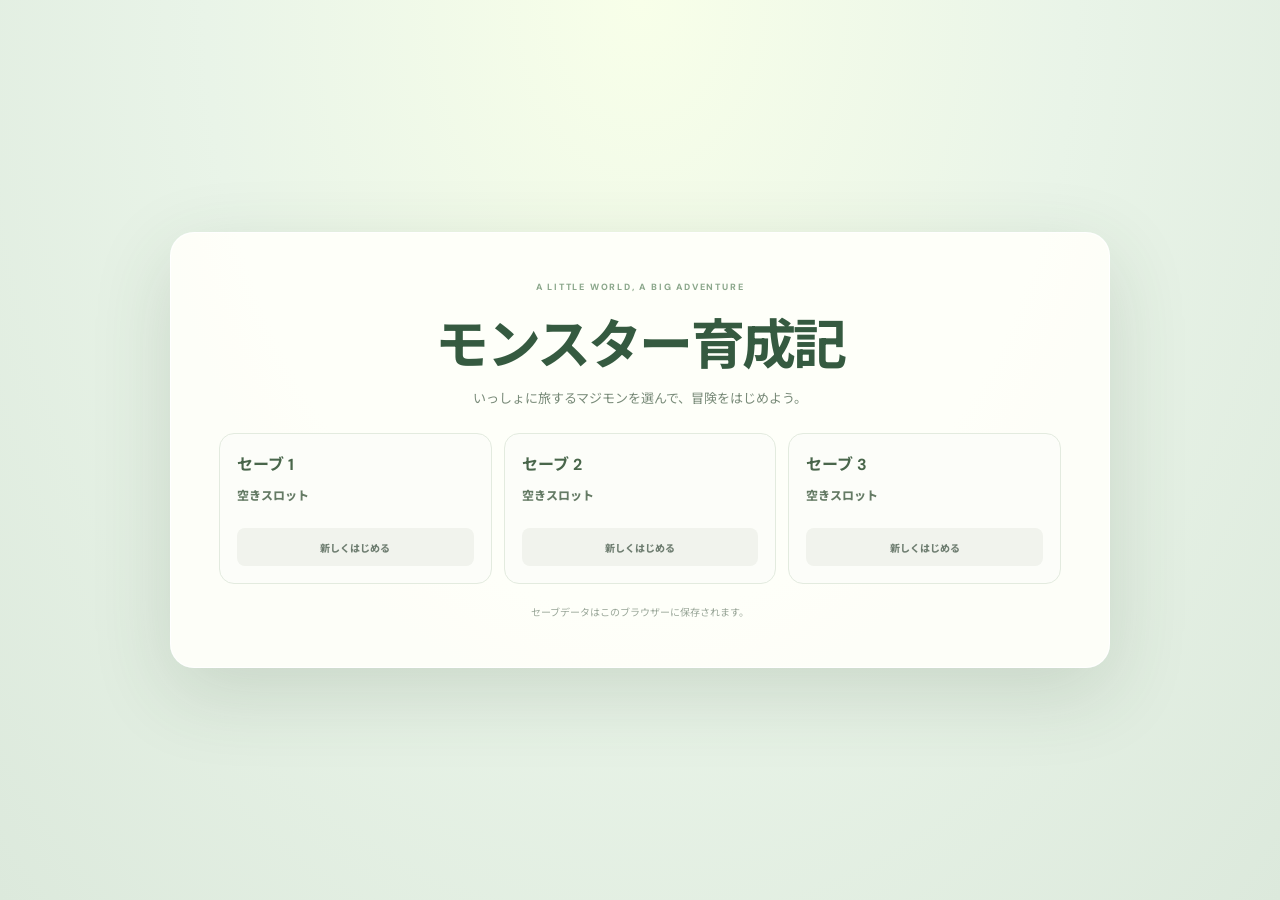
<file: games/training-rpg/index.html>
<!DOCTYPE html>
<html lang="ja">
<head>
  <meta charset="UTF-8" />
  <meta name="viewport" content="width=device-width, initial-scale=1.0" />
  <meta name="theme-color" content="#e9f4e8" />
  <title>モンスター育成記 | 旅するなかまたち</title>
  <link rel="stylesheet" href="style.css" />
  <script src="save-storage.js" defer></script>
  <script src="game-launcher.js" defer></script>
</head>
<body>
  <section class="title-screen" id="titleScreen" aria-labelledby="titleHeading">
    <div class="title-panel">
      <p class="eyebrow">A LITTLE WORLD, A BIG ADVENTURE</p>
      <h1 id="titleHeading">モンスター育成記</h1>
      <p class="title-copy">いっしょに旅するマジモンを選んで、冒険をはじめよう。</p>
      <div class="save-slots" id="saveSlots" aria-label="セーブデータ"></div>
      <p class="title-error" id="saveError" role="status" aria-live="polite" hidden></p>
      <p class="title-footnote">セーブデータはこのブラウザーに保存されます。</p>
    </div>
  </section>
  <main class="game-shell" id="gameShell" hidden>
    <header class="topbar">
      <a class="back-link" href="../../index.html">← ゲームポータル</a>
      <div class="brand"><span class="brand-icon">✿</span><span>旅するなかまたち</span></div>
      <button class="quiet-button game-menu-button" id="gameMenuButton" type="button">☰ メニュー</button>
      <div class="top-stats"><span class="gold-pill">🪙 <strong id="goldValue">80</strong> G</span><span class="level-pill">冒険者 Lv.<strong id="levelValue">1</strong></span></div>
    </header>
    <section class="intro-row">
      <div><p class="eyebrow">A LITTLE WORLD, A BIG ADVENTURE</p><h1>モンスター育成記</h1><p class="subtitle">マジモンと冒険して、出会って、強くなろう。</p></div>
      <div class="quest-card"><span class="quest-icon">✦</span><div><small>きょうの冒険</small><strong id="questText">近くのトレーナーに話しかけよう</strong></div></div>
    </section>
    <section class="game-layout">
      <div class="world-column">
        <div class="world-heading"><div><span class="online-dot"></span><strong id="locationName">みどり町はずれ</strong><span id="locationHint">風が気持ちいいね</span></div><span class="world-label">FOLLOW CAMERA · ひだまり地方</span></div>
        <div class="world-frame">
          <canvas id="world" aria-label="トレーナーと選んだマジモンが歩くフィールド"></canvas>
          <div class="map-chip">🧭 ひだまり地方</div>
          <div class="minimap-wrap"><span>WORLD MAP</span><canvas id="miniMap" class="minimap" aria-label="町と最初の5つの城、現在地を示す地方マップ"></canvas></div>
          <div class="map-legend"><span id="mapPlayerLegend">🧑 トレーナー</span><span id="mapMagimonLegend">🐕 ゴロー</span><span>✦ 話せる相手</span></div>
          <div id="nearbyHint" class="nearby-hint" aria-live="polite"></div>
        </div>
        <div class="world-controls"><p><span id="movementHint">左右で旋回 · 前後で移動 · 前進2回（2回目を長押し）で加速 · 後退2回で振り向く</span><span id="contextHint">話す・調べる <kbd>E</kbd></span></p></div>
      </div>
      <aside class="side-column">
        <section class="mini-card player-card">
          <div class="player-card-top"><span class="section-label">YOUR TRAINER</span><span class="buddy-mood">ぼうけんしゃ</span></div>
          <div class="trainer-profile"><div class="trainer-portrait">🧑</div><div><h2>トレーナー</h2><p>マジモンといっしょに冒険</p></div></div>
          <div class="partner-profile"><div id="magimonPortrait" class="buddy-portrait player-portrait">🐕</div><div><span class="section-label">YOUR MAGIMON</span><h2 id="playerName">マジモン未選択</h2><p id="playerStats">最初にマジモンを選ぼう</p></div></div>
          <div class="hp-row"><span>HP</span><div class="hp-track"><i id="playerHpBar"></i></div><strong id="playerHpText">—</strong></div>
          <button id="partyButton" class="party-button" type="button">手持ちを編成する (1/3)</button>
        </section>
        <section class="mini-card training-card">
          <div class="player-card-top"><span class="section-label">MAGIMON TRAINING</span><span class="buddy-mood">マジモン Lv.<strong id="trainingLevel">1</strong></span></div>
          <div class="xp-row"><span>つぎのレベル</span><div class="xp-track"><i id="xpBar"></i></div><strong id="xpText">0 / 30</strong></div>
          <button id="trainButton" class="train-button" type="button">✨ マジモンをトレーニング <span id="trainCost">30 XP</span></button>
        </section>
        <section class="mini-card"><div class="card-title"><span>⚔️</span><h2>冒険の記録</h2></div><div class="record-grid"><div><small>勝利</small><strong id="winCount">0</strong></div><div><small>トレーナー</small><strong id="trainerCount">0 / 7</strong></div><div><small>きずぐすり</small><strong id="potionCount">0</strong></div><div><small>ゲットボール</small><strong id="captureBallCount">2</strong></div></div><button id="dexButton" class="dex-button" type="button"><span>📖 マジモン図鑑</span><strong id="dexCount">3 / 15</strong></button></section>
        <section class="mini-card tip-card"><div class="card-title"><span>💡</span><h2>冒険のヒント</h2></div><p>トレーナーには近づいて <kbd>E</kbd>。草むらで残りの仲間たちに出会ったら、初回のゲットは確定。経験値で育てるとLv.10とLv.30で進化し、上限はLv.100。最初の5つの城を攻略するとゲートのすぐ近くにボスマジモン町が開き、異世界の5つの城をすべて攻略すると中央に魔王の城が出現するよ。魔王の城には10種類の仕掛けがあり、魔王撃破後は冒険者と手持ちがLv.100になるよ。</p></section>
        <p class="save-note">あそびの進み具合はこのブラウザーに保存されます。</p>
      </aside>
    </section>
    <div id="characterSelect" class="character-select" hidden>
      <section class="character-select-card" role="dialog" aria-modal="true" aria-labelledby="characterSelectTitle">
        <p class="dialog-kicker">YOUR ADVENTURE STARTS HERE</p>
        <h2 id="characterSelectTitle">いっしょに旅するマジモンを選ぼう</h2>
        <p class="dialog-copy">最初に選べるのは1匹だけ。第1章の城をすべて攻略すると、残りの2匹がそれぞれ対応する城の近くに現れるよ。</p>
        <div id="characterChoices" class="character-choices"></div>
      </section>
    </div>
    <div id="encounterOverlay" class="encounter-overlay" hidden aria-live="assertive">
      <div class="encounter-card">
        <p class="encounter-kicker">WILD MAGIMON</p>
        <div id="encounterEmoji" class="encounter-emoji">🐤</div>
        <h2><span id="encounterName">マジモン</span>があらわれた！</h2>
        <p>野生のマジモンが飛び出してきた！</p>
      </div>
    </div>
    <div id="castleVictoryOverlay" class="castle-victory-overlay" hidden aria-live="assertive">
      <section class="castle-victory-card">
        <span class="castle-victory-sparkles" aria-hidden="true">✦　✧　✦</span>
        <span class="castle-victory-icon" aria-hidden="true">🏰</span>
        <h2 id="castleVictoryTitle"></h2>
        <p>ボスを倒して城を制覇した！</p>
      </section>
    </div>
    <div id="dialogLayer" class="dialog-layer" hidden><section id="dialogCard" class="dialog-card" role="dialog" aria-modal="true" aria-labelledby="dialogTitle"></section></div>
    <div id="toast" class="toast" role="status" aria-live="polite"></div>
  </main>
</body>
</html>
</file>
<file: games/training-rpg/style.css>
@import url("https://fonts.googleapis.com/css2?family=DM+Sans:wght@400;500;600;700;800&family=Noto+Sans+JP:wght@400;500;600;700;800&display=swap");

:root {
  color-scheme: light;
  font-family: "DM Sans", "Noto Sans JP", "Yu Gothic UI", sans-serif;
  color: #293a33;
  background: #f5f7ef;
  font-synthesis: none;
  text-rendering: optimizeLegibility;
  -webkit-font-smoothing: antialiased;
  --green: #4a8d62;
  --green-dark: #306847;
}
* { box-sizing: border-box; }
body { min-width: 320px; min-height: 100vh; margin: 0; background: radial-gradient(ellipse at 9% 0%, rgba(198,226,189,.53), transparent 38%), radial-gradient(ellipse at 91% 11%, rgba(242,222,173,.35), transparent 30%), #f5f7ef; }
button, a { font: inherit; }
button { color: inherit; }
button:focus-visible, a:focus-visible { outline: 3px solid #e8a84c; outline-offset: 3px; }
.game-shell { width: min(1200px, calc(100% - 44px)); margin: 0 auto; padding: 18px 0 42px; }
.topbar { display: flex; align-items: center; justify-content: space-between; min-height: 45px; }
.back-link { color: #78877b; font-size: 12px; text-decoration: none; }
.back-link:hover { color: var(--green-dark); }
.brand { display: flex; align-items: center; gap: 8px; color: #455e4b; font-size: 13px; font-weight: 800; letter-spacing: .04em; }
.brand-icon { display: grid; width: 28px; height: 28px; place-items: center; border-radius: 9px; background: #dcedd8; color: #53865d; font-size: 17px; }
.top-stats { display: flex; gap: 8px; }
.gold-pill, .level-pill { padding: 8px 12px; border: 1px solid #e9e9d8; border-radius: 999px; background: #fffdf6; color: #8c7637; font-size: 12px; }
.gold-pill strong, .level-pill strong { color: #65532b; }
.level-pill { border-color: #e3ebe1; background: #f9fcf7; color: #62806a; }
.level-pill strong { color: #396647; }
.intro-row { display: flex; align-items: end; justify-content: space-between; gap: 20px; margin: 26px 0 20px; }
.eyebrow { margin: 0 0 8px; color: #8ba78b; font-size: 9px; font-weight: 800; letter-spacing: .2em; }
h1 { margin: 0; color: #294d39; font-size: clamp(26px, 4vw, 37px); letter-spacing: -.05em; }
.subtitle { margin: 6px 0 0; color: #829087; font-size: 12px; }
.quest-card { display: flex; align-items: center; gap: 10px; min-width: 250px; padding: 12px 15px; border: 1px solid #ecebdc; border-radius: 13px; background: rgba(255,254,248,.82); box-shadow: 0 5px 16px rgba(80,105,68,.04); }
.quest-icon { color: #d1a342; font-size: 20px; }
.quest-card div { display: grid; gap: 2px; }
.quest-card small { color: #b19556; font-size: 9px; font-weight: 800; letter-spacing: .08em; }
.quest-card strong { color: #596c59; font-size: 11px; }
.game-layout { display: grid; grid-template-columns: minmax(0,1fr) 284px; align-items: start; gap: 17px; }
.world-column, .side-column { min-width: 0; }
.world-heading { display: flex; align-items: center; justify-content: space-between; gap: 12px; padding: 0 2px 10px; }
.world-column.is-castle-interior .world-heading { display: none; }
.world-heading > div { display: flex; align-items: center; gap: 8px; }
.online-dot { width: 7px; height: 7px; border-radius: 50%; background: #73b47a; box-shadow: 0 0 0 4px #e3f0e2; }
.world-heading strong { color: #46634c; font-size: 12px; }
.world-heading #locationHint { color: #9aa79b; font-size: 10px; }
.world-label { color: #a1ada2; font-size: 9px; font-weight: 700; letter-spacing: .1em; }
.world-frame { position: relative; overflow: hidden; border: 5px solid white; border-radius: 17px; background: #b5d696; box-shadow: 0 12px 35px rgba(68,96,63,.13), 0 0 0 1px #e9eee4; }
#world { display: block; width: 100%; aspect-ratio: 1.5 / 1; }
.map-chip { position: absolute; top: 12px; left: 12px; padding: 7px 10px; border: 1px solid rgba(255,255,255,.82); border-radius: 999px; background: rgba(255,255,249,.9); color: #567358; font-size: 10px; font-weight: 700; box-shadow: 0 2px 8px rgba(56,83,50,.08); }
.minimap-wrap { position: absolute; top: 12px; right: 12px; display: grid; gap: 4px; width: 166px; padding: 7px; border: 1px solid rgba(255,255,255,.9); border-radius: 11px; background: rgba(255,255,249,.92); box-shadow: 0 3px 12px rgba(56,83,50,.12); }
.minimap-wrap > span { padding-left: 2px; color: #71866e; font-size: 8px; font-weight: 800; letter-spacing: .12em; }
.minimap { display: block; width: 100%; aspect-ratio: 1.65 / 1; border-radius: 6px; }
.map-legend { position: absolute; right: 12px; bottom: 11px; display: flex; max-width: 72%; flex-wrap: wrap; justify-content: flex-end; gap: 4px 10px; padding: 7px 9px; border: 1px solid rgba(255,255,255,.8); border-radius: 9px; background: rgba(255,255,249,.87); color: #627361; font-size: 9px; }
.world-column.is-castle-interior .map-chip,
.world-column.is-castle-interior .minimap-wrap,
.world-column.is-castle-interior .map-legend { display: none; }
.world-column.is-boss-realm .minimap-wrap,
.world-column.is-boss-realm .map-legend { display: none; }
.nearby-hint { position: absolute; bottom: 11px; left: 12px; max-width: 42%; color: #fff; font-size: 10px; font-weight: 700; text-shadow: 0 1px 5px #25422c, 0 0 4px #25422c; pointer-events: none; }
.world-controls { display: flex; align-items: center; justify-content: space-between; gap: 10px; padding: 10px 3px 14px; }
.world-controls p { display: flex; align-items: center; gap: 4px; margin: 0; color: #8b988d; font-size: 10px; }
.world-controls p span { margin-left: 9px; }
kbd { display: inline-grid; min-width: 19px; height: 19px; padding: 0 4px; place-items: center; border: 1px solid #e2e8de; border-bottom-width: 2px; border-radius: 5px; background: #fff; color: #657369; font-family: inherit; font-size: 9px; font-weight: 700; }
.quiet-button { padding: 7px 10px; border: 1px solid #e5ebe2; border-radius: 8px; background: #fff; color: #718174; cursor: pointer; font-size: 10px; font-weight: 700; white-space: nowrap; }
.quiet-button:hover { border-color: #b8d2b7; color: var(--green-dark); }
.side-column { display: grid; gap: 11px; }
.mini-card { padding: 15px; border: 1px solid #e7ece3; border-radius: 14px; background: rgba(255,255,255,.88); box-shadow: 0 6px 20px rgba(68,96,63,.045); }
.player-card-top { display: flex; align-items: center; justify-content: space-between; }
.buddy-mood { color: #b29854; font-size: 9px; }
.trainer-profile, .partner-profile { display: flex; align-items: center; gap: 11px; }
.trainer-profile { margin: 12px 0; padding-bottom: 12px; border-bottom: 1px solid #edf0e9; }
.partner-profile { margin: 12px 0; }
.trainer-portrait { display: grid; width: 43px; height: 43px; flex: 0 0 43px; place-items: center; border: 1px solid #e6ece2; border-radius: 14px; background: #edf4f6; font-size: 27px; }
.buddy-portrait { display: grid; width: 54px; height: 54px; place-items: center; border-radius: 17px; background: #fff0d9; font-size: 32px; }
.trainer-profile h2, .partner-profile h2 { margin: 0 0 4px; color: #405c46; font-size: 15px; }
.trainer-profile p, .partner-profile p { margin: 0; color: #96a094; font-size: 9px; }
.partner-profile .section-label { display: block; margin-bottom: 3px; }
.partner-profile h2 { font-size: 14px; }
.partner-profile p strong { color: #678a69; }
.hp-row, .xp-row { display: grid; grid-template-columns: 23px 1fr auto; align-items: center; gap: 6px; margin-top: 9px; color: #96a094; font-size: 9px; }
.hp-row strong, .xp-row strong { color: #738174; font-size: 8px; font-weight: 700; }
.hp-track, .xp-track { height: 6px; overflow: hidden; border-radius: 999px; background: #edf0e8; }
.hp-track i, .xp-track i { display: block; width: 100%; height: 100%; border-radius: inherit; background: linear-gradient(90deg,#70b67c,#9cca7a); transition: width .25s ease; }
.xp-track i { width: 0; background: linear-gradient(90deg,#e5be62,#f1d98c); }
.party-button { width: 100%; margin-top: 11px; padding: 9px 10px; border: 1px solid #e6ecdf; border-radius: 9px; background: #f5f8ef; color: #557554; cursor: pointer; font-size: 10px; font-weight: 800; }
.party-button:hover:not(:disabled) { border-color: #b8d2b7; background: #edf5e9; }
.party-button:disabled { cursor: not-allowed; opacity: .58; }
.train-button { display: flex; width: 100%; align-items: center; justify-content: space-between; gap: 5px; margin-top: 14px; padding: 10px; border: 0; border-radius: 9px; background: #edf5e9; color: #4c7753; cursor: pointer; font-size: 10px; font-weight: 800; }
.train-button:hover:not(:disabled) { background: #e2f0dc; }
.train-button span { color: #8c9c83; font-size: 9px; }
.train-button:disabled { cursor: not-allowed; opacity: .58; }
.mini-card { padding: 13px 14px; }
.card-title { display: flex; align-items: center; gap: 7px; }
.card-title > span { font-size: 14px; }
.card-title h2 { margin: 0; color: #586b59; font-size: 11px; }
.record-grid { display: grid; grid-template-columns: repeat(2,1fr); gap: 6px; margin-top: 12px; }
.record-grid div { display: grid; gap: 4px; padding: 8px 5px; border-radius: 8px; background: #f7f9f4; text-align: center; }
.record-grid small { color: #9ca89c; font-size: 8px; }
.record-grid strong { color: #5f765f; font-size: 13px; }
.dex-button { display: flex; width: 100%; align-items: center; justify-content: space-between; gap: 8px; margin-top: 9px; padding: 10px 11px; border: 1px solid #e6ecdf; border-radius: 9px; background: #f5f8ef; color: #557554; cursor: pointer; font-size: 10px; font-weight: 800; }
.dex-button:hover { border-color: #b8d2b7; background: #edf5e9; }
.dex-button strong { color: #8a9b80; font-size: 9px; }
.tip-card p { margin: 10px 0 0; color: #89968b; font-size: 10px; line-height: 1.9; }
.save-note { margin: 0 2px; color: #abb4a9; font-size: 9px; }
.title-screen { display: grid; min-height: 100vh; padding: 24px; place-items: center; background: radial-gradient(ellipse at 50% 0%,#f8ffe9 0,#e9f4e8 48%,#dce9dc 100%); }
.title-screen[hidden] { display: none; }
.title-panel { width: min(940px,100%); padding: clamp(24px,5vw,48px); border: 1px solid rgba(255,255,255,.92); border-radius: 24px; background: rgba(255,255,250,.92); box-shadow: 0 24px 80px rgba(49,77,51,.16); text-align: center; }
.title-panel h1 { margin: 7px 0; color: #355a40; font-size: clamp(32px,7vw,54px); }
.title-copy { margin: 0 0 26px; color: #788a78; font-size: 13px; }
.save-slots { display: grid; grid-template-columns: repeat(3,minmax(0,1fr)); gap: 12px; text-align: left; }
.save-slot { display: flex; min-width: 0; flex-direction: column; padding: 17px; border: 1px solid #e3ebdf; border-radius: 15px; background: #fcfdf9; }
.save-slot h2 { margin: 0; color: #49664b; font-size: 16px; }
.save-slot-summary { min-height: 38px; margin: 11px 0 4px; color: #657b65; font-size: 12px; font-weight: 800; }
.save-slot-date { min-height: 28px; margin: 0 0 12px; color: #98a395; font-size: 10px; }
.save-slot-actions { display: grid; gap: 7px; margin-top: auto; }
.save-slot-actions button { min-height: 38px; padding: 9px; }
.save-slot-actions button:disabled { cursor: not-allowed; opacity: .48; }
.title-error { margin: 18px 0 0; color: #a64f3f; font-size: 12px; }
.title-error[hidden] { display: none; }
.title-footnote { margin: 20px 0 0; color: #9aa799; font-size: 10px; }
.game-menu-button { flex: 0 0 auto; }
.dialog-layer { position: fixed; z-index: 5; inset: 0; display: grid; padding: 18px; place-items: center; background: rgba(35,51,40,.43); backdrop-filter: blur(4px); }
.dialog-layer[hidden] { display: none; }
.character-select { position: fixed; z-index: 6; inset: 0; display: grid; overflow: auto; padding: 24px; place-items: center; background: rgba(35,51,40,.6); backdrop-filter: blur(6px); }
.character-select[hidden] { display: none; }
.character-select-card { width: min(940px,100%); padding: 30px; border: 1px solid rgba(255,255,255,.9); border-radius: 22px; background: #fffefa; box-shadow: 0 24px 80px rgba(30,50,37,.28); }
.character-select-card > h2 { margin: 0 0 8px; color: #355a40; font-size: clamp(22px,4vw,30px); }
.character-select-card > .dialog-copy { margin-bottom: 22px; }
.encounter-overlay { position: fixed; z-index: 7; inset: 0; display: grid; overflow: hidden; padding: 18px; place-items: center; background: radial-gradient(ellipse at center,rgba(244,255,207,.8),rgba(40,74,48,.66)); backdrop-filter: blur(3px); pointer-events: none; }
.encounter-overlay[hidden] { display: none; }
.castle-victory-overlay { position: fixed; z-index: 9; inset: 0; display: grid; overflow: hidden; padding: 18px; place-items: center; background: radial-gradient(ellipse at center,rgba(255,251,222,.9),rgba(51,85,57,.76)); backdrop-filter: blur(4px); pointer-events: none; }
.castle-victory-overlay[hidden] { display: none; }
.castle-victory-card { display: grid; justify-items: center; width: min(440px,92%); padding: 28px 20px; border: 2px solid rgba(255,255,255,.94); border-radius: 24px; background: linear-gradient(145deg,#fffdf0,#f4f8e9 55%,#fff0d6); box-shadow: 0 20px 70px rgba(30,53,35,.32),0 0 0 8px rgba(255,255,255,.2); text-align: center; opacity: 0; transform: translateY(28px) scale(.72); }
.castle-victory-overlay.is-active .castle-victory-card { animation: castle-victory-pop 2.75s cubic-bezier(.2,.8,.25,1) both; }
.castle-victory-sparkles { color: #d7a940; font-size: 19px; letter-spacing: .12em; }
.castle-victory-icon { margin: 4px 0; font-size: 58px; filter: drop-shadow(0 5px 5px rgba(88,95,54,.18)); }
.castle-victory-card h2 { margin: 5px 0; color: #4d754e; font-size: clamp(24px,6vw,36px); font-weight: 900; letter-spacing: .04em; }
.castle-victory-card p { margin: 3px 0 0; color: #8d8054; font-size: 13px; font-weight: 700; }
@keyframes castle-victory-pop { 0% { opacity: 0; transform: translateY(28px) scale(.72); } 16% { opacity: 1; transform: translateY(-5px) scale(1.05); } 25%,78% { opacity: 1; transform: translateY(0) scale(1); } 100% { opacity: 0; transform: translateY(-16px) scale(.94); } }
.encounter-card { display: grid; justify-items: center; width: min(330px,90%); padding: 22px 18px; border: 1px solid rgba(255,255,255,.92); border-radius: 20px; background: rgba(255,255,247,.95); box-shadow: 0 16px 45px rgba(27,54,34,.28); text-align: center; opacity: 0; transform: translateY(28px) scale(.72); }
.encounter-overlay.is-active .encounter-card { animation: encounter-pop 1.35s cubic-bezier(.2,.8,.25,1) both; }
.encounter-kicker { margin: 0; color: #769468; font-size: 9px; font-weight: 800; letter-spacing: .2em; }
.encounter-emoji { display: grid; width: 96px; height: 96px; margin: 7px 0; place-items: center; border: 4px solid rgba(255,255,255,.94); border-radius: 50%; background: radial-gradient(circle at 35% 30%,#fff5c8,#cbe5a7); box-shadow: 0 0 0 8px rgba(255,255,255,.22),0 8px 25px rgba(55,94,50,.18); font-size: 58px; }
.encounter-overlay.is-active .encounter-emoji { animation: encounter-bounce .55s .14s ease-in-out both; }
.encounter-card h2 { margin: 4px 0; color: #3e6047; font-size: clamp(18px,4vw,24px); }
.encounter-card > p:last-child { margin: 4px 0 0; color: #83917e; font-size: 10px; }
@keyframes encounter-pop { 0% { opacity: 0; transform: translateY(28px) scale(.72); } 18% { opacity: 1; transform: translateY(-5px) scale(1.05); } 28%,82% { opacity: 1; transform: translateY(0) scale(1); } 100% { opacity: 0; transform: translateY(-16px) scale(.94); } }
@keyframes encounter-bounce { 0% { transform: scale(.35) rotate(-18deg); } 68% { transform: scale(1.16) rotate(7deg); } 100% { transform: scale(1) rotate(0); } }
.character-choices { display: grid; grid-template-columns: repeat(3,minmax(0,1fr)); gap: 12px; }
.character-choice { display: flex; min-width: 0; align-items: center; flex-direction: column; padding: 18px 13px 14px; border: 1px solid #e6ece2; border-radius: 16px; background: #fcfdf9; cursor: pointer; text-align: center; transition: transform .16s ease,border-color .16s ease,box-shadow .16s ease; }
.character-choice:hover { transform: translateY(-3px); border-color: #9dc39c; box-shadow: 0 9px 22px rgba(68,96,63,.1); }
.choice-portrait { display: grid; width: 76px; height: 76px; place-items: center; border-radius: 24px; font-size: 46px; }
.choice-name { margin-top: 10px; color: #405c46; font-size: 20px; font-weight: 800; }
.choice-role { margin-top: 4px; color: #63865f; font-size: 10px; font-weight: 800; }
.choice-description { min-height: 38px; margin-top: 9px; color: #879286; font-size: 10px; line-height: 1.7; }
.choice-stats { display: flex; justify-content: center; flex-wrap: wrap; gap: 5px 10px; margin: 12px 0; color: #859184; font-size: 9px; }
.choice-stats strong { color: #4c6e4e; }
.choice-start { width: 100%; margin-top: auto; padding: 10px 6px; border-radius: 9px; background: #edf5e9; color: #4c7753; font-size: 10px; font-weight: 800; }
.dialog-card { position: relative; width: min(450px,100%); max-height: min(90vh,760px); overflow: auto; padding: 23px; border: 1px solid rgba(255,255,255,.86); border-radius: 19px; background: #fffefa; box-shadow: 0 24px 80px rgba(30,50,37,.25); }
.dialog-close { position: absolute; top: 13px; right: 13px; width: 30px; height: 30px; border: 1px solid #e8ece4; border-radius: 50%; background: #fff; color: #829083; cursor: pointer; font-size: 16px; }
.dialog-kicker { margin: 0 0 6px; color: #93aa8f; font-size: 9px; font-weight: 800; letter-spacing: .16em; }
.dialog-card h2 { margin: 0 30px 6px 0; color: #3e6047; font-size: 23px; }
.dialog-copy { margin: 0 0 17px; color: #91a092; font-size: 11px; line-height: 1.7; }
.shop-list, .battle-actions { display: grid; gap: 8px; }
.dex-list { display: grid; grid-template-columns: repeat(2,minmax(0,1fr)); gap: 8px; }
.dex-entry { display: grid; min-width: 0; grid-template-columns: 39px minmax(0,1fr) auto; align-items: center; gap: 8px; padding: 9px; border: 1px solid #edf0e9; border-radius: 10px; background: #fbfcf8; }
.dex-entry.is-caught { border-color: #dcebd7; background: #f3f8ef; }
.dex-entry.is-starter { border-color: #dce8f0; background: #f3f8fb; }
.dex-entry.is-starter .dex-status { color: #63839a; }
.dex-entry.is-unknown { opacity: .7; }
.dex-emoji { display: grid; width: 39px; height: 39px; place-items: center; border-radius: 12px; background: #f0f3e8; font-size: 24px; }
.dex-info { display: grid; min-width: 0; gap: 3px; }
.dex-info strong { overflow: hidden; color: #536d54; font-size: 10px; text-overflow: ellipsis; white-space: nowrap; }
.dex-info small { color: #98a395; font-size: 8px; line-height: 1.4; }
.dex-status { color: #95a18e; font-size: 8px; font-weight: 800; white-space: nowrap; }
.is-caught .dex-status { color: #548054; }
.shop-item { display: grid; grid-template-columns: 37px minmax(0,1fr) auto; align-items: center; gap: 9px; padding: 10px; border: 1px solid #edf0e9; border-radius: 11px; background: #fbfcf8; }
.shop-emoji { font-size: 23px; text-align: center; }
.shop-item strong { display: block; color: #5b705b; font-size: 11px; }
.shop-item small { display: block; margin-top: 3px; color: #9ba59a; font-size: 9px; line-height: 1.5; }
.buy-button, .primary-button, .secondary-button { border: 0; border-radius: 8px; cursor: pointer; font-size: 10px; font-weight: 800; }
.buy-button { padding: 8px 10px; background: #edf5e9; color: #4d7753; white-space: nowrap; }
.buy-button:hover:not(:disabled) { background: #dcefd6; }
.buy-button:disabled { cursor: not-allowed; opacity: .48; }
.battle-hero { display: flex; align-items: center; gap: 13px; margin: 14px 0; padding: 14px; border-radius: 13px; background: #f4f6ed; }
.battle-monster { display: grid; width: 62px; height: 62px; flex: 0 0 62px; place-items: center; border-radius: 20px; background: #fff0dd; font-size: 36px; }
.battle-hero h3 { margin: 0 0 4px; color: #49624c; font-size: 14px; }
.battle-hero h3 small { font-size: 10px; }
.battle-hero p { margin: 0; color: #97a191; font-size: 10px; }
.battle-hp { margin-top: 8px; }
.battle-hp .hp-track { height: 7px; }
.battle-log { min-height: 37px; margin: 10px 0; color: #748176; font-size: 11px; line-height: 1.7; }
.battle-actions { grid-template-columns: 1fr 1fr; }
.battle-actions button { padding: 11px 9px; }
.primary-button { background: #5a9565; color: white; }
.primary-button:hover:not(:disabled) { background: #467f54; }
.secondary-button { background: #f1f3ed; color: #6f7e71; }
.secondary-button:hover:not(:disabled) { background: #e7ebe2; }
.capture-button { border: 0; border-radius: 8px; background: #fff0e8; color: #aa6049; cursor: pointer; font-size: 10px; font-weight: 800; }
.capture-button:hover:not(:disabled) { background: #ffe3d4; }
.battle-actions button:disabled { opacity: .5; cursor: not-allowed; }
.result-box { margin: 14px 0; padding: 13px; border-radius: 11px; background: #f4f7ed; color: #627960; text-align: center; font-size: 12px; line-height: 1.7; }
.result-box strong { color: #56804f; }
.result-box.is-ending { border: 1px solid #efdda6; background: #fff8df; }
.ending-screen { margin: 14px 0; padding: 18px 14px; border: 1px solid #ead18b; border-radius: 15px; background: linear-gradient(145deg,#fff8df,#f2e7ff); color: #735a71; text-align: center; }
.ending-screen > span { display: block; font-size: 42px; }
.ending-screen p { margin: 4px 0; color: #b18b42; font-size: 9px; font-weight: 900; letter-spacing: .2em; }
.ending-screen strong { display: block; color: #675173; font-size: 18px; }
.ending-screen small { display: block; margin-top: 6px; color: #8d7e8f; font-size: 10px; line-height: 1.6; }
.full-button { width: 100%; padding: 12px; margin-top: 8px; }
.toast { position: fixed; z-index: 8; right: 18px; bottom: 18px; max-width: min(360px,calc(100% - 36px)); padding: 10px 14px; transform: translateY(12px); border: 1px solid rgba(255,255,255,.82); border-radius: 10px; background: #3b6546; color: white; font-size: 11px; opacity: 0; pointer-events: none; transition: opacity .18s ease,transform .18s ease; box-shadow: 0 8px 20px rgba(36,65,41,.16); }
.toast.visible { transform: translateY(0); opacity: 1; }
@media (max-width: 860px) {
  .game-layout { grid-template-columns: minmax(0,1fr) 250px; gap: 11px; }
  .game-shell { width: min(100% - 28px,760px); }
  .map-legend { gap: 6px; font-size: 8px; }
}
@media (max-width: 680px) {
  .title-screen { padding: 14px; }
  .save-slots { grid-template-columns: 1fr; }
  .save-slot { padding: 14px; }
  .save-slot-summary, .save-slot-date { min-height: 0; }
  .character-select-card { padding: 22px 18px; }
  .character-choices { grid-template-columns: 1fr; }
  .character-choice { display: grid; grid-template-columns: 58px minmax(0,1fr); align-items: center; column-gap: 12px; padding: 11px; text-align: left; }
  .choice-portrait { grid-row: span 4; width: 58px; height: 58px; border-radius: 18px; font-size: 35px; }
  .choice-name, .choice-role, .choice-description { margin-top: 0; }
  .choice-name { font-size: 17px; }
  .choice-description { min-height: 0; }
  .choice-stats { justify-content: flex-start; margin: 7px 0; }
  .choice-start { grid-column: 2; text-align: center; }
  .intro-row { align-items: flex-start; flex-direction: column; margin-top: 20px; }
  .quest-card { min-width: 0; width: 100%; }
  .game-layout { grid-template-columns: 1fr; }
  .side-column { grid-template-columns: repeat(2,minmax(0,1fr)); }
  .save-note { grid-column: 1 / -1; }
  .world-controls p { flex-wrap: wrap; }
}
@media (max-width: 470px) {
  .game-shell { width: calc(100% - 22px); padding-top: 12px; }
  .topbar { flex-wrap: wrap; gap: 8px; }
  .brand { order: -1; width: 100%; }
  .back-link { margin-right: auto; }
  .intro-row { margin-top: 17px; }
  .world-heading #locationHint, .world-label { display: none; }
  #world { aspect-ratio: 1.05 / 1; }
  .map-legend { right: 7px; bottom: 7px; gap: 5px; padding: 5px 6px; font-size: 7px; }
  .minimap-wrap { top: 7px; right: 7px; width: 126px; padding: 5px; }
  .minimap-wrap > span { font-size: 7px; }
  .nearby-hint { bottom: 8px; left: 7px; }
  .world-controls { align-items: flex-start; }
  .world-controls p { max-width: 72%; font-size: 9px; }
  .world-controls p span { margin-left: 1px; }
  .side-column { grid-template-columns: 1fr; }
  .strip-heading > span { max-width: 130px; text-align: right; line-height: 1.5; }
  .dialog-card { padding: 20px 16px; }
  .dex-list { grid-template-columns: 1fr; }
}
@media (prefers-reduced-motion: reduce) {
  .encounter-overlay.is-active .encounter-card, .encounter-overlay.is-active .encounter-emoji, .castle-victory-overlay.is-active .castle-victory-card { animation: none; opacity: 1; transform: none; }
  *, *::before, *::after { scroll-behavior: auto !important; transition-duration: .01ms !important; }
}
</file>
